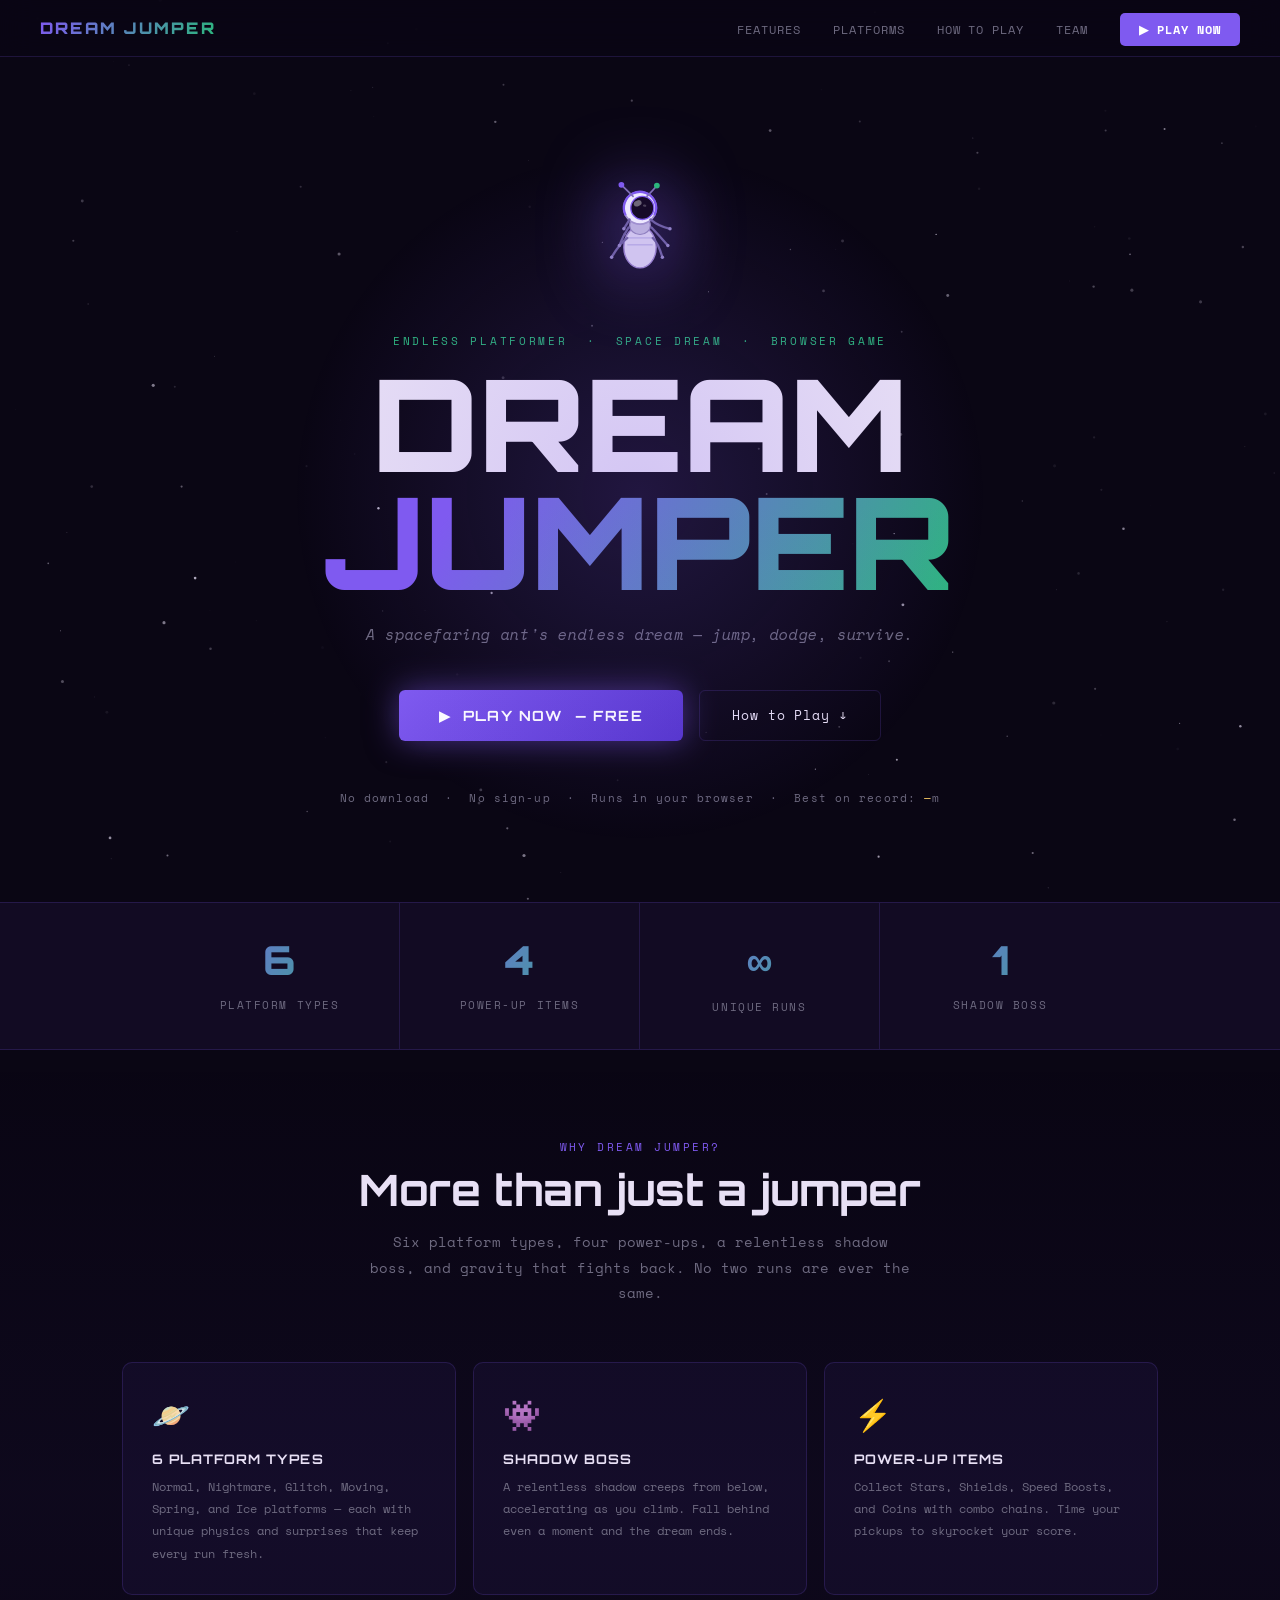
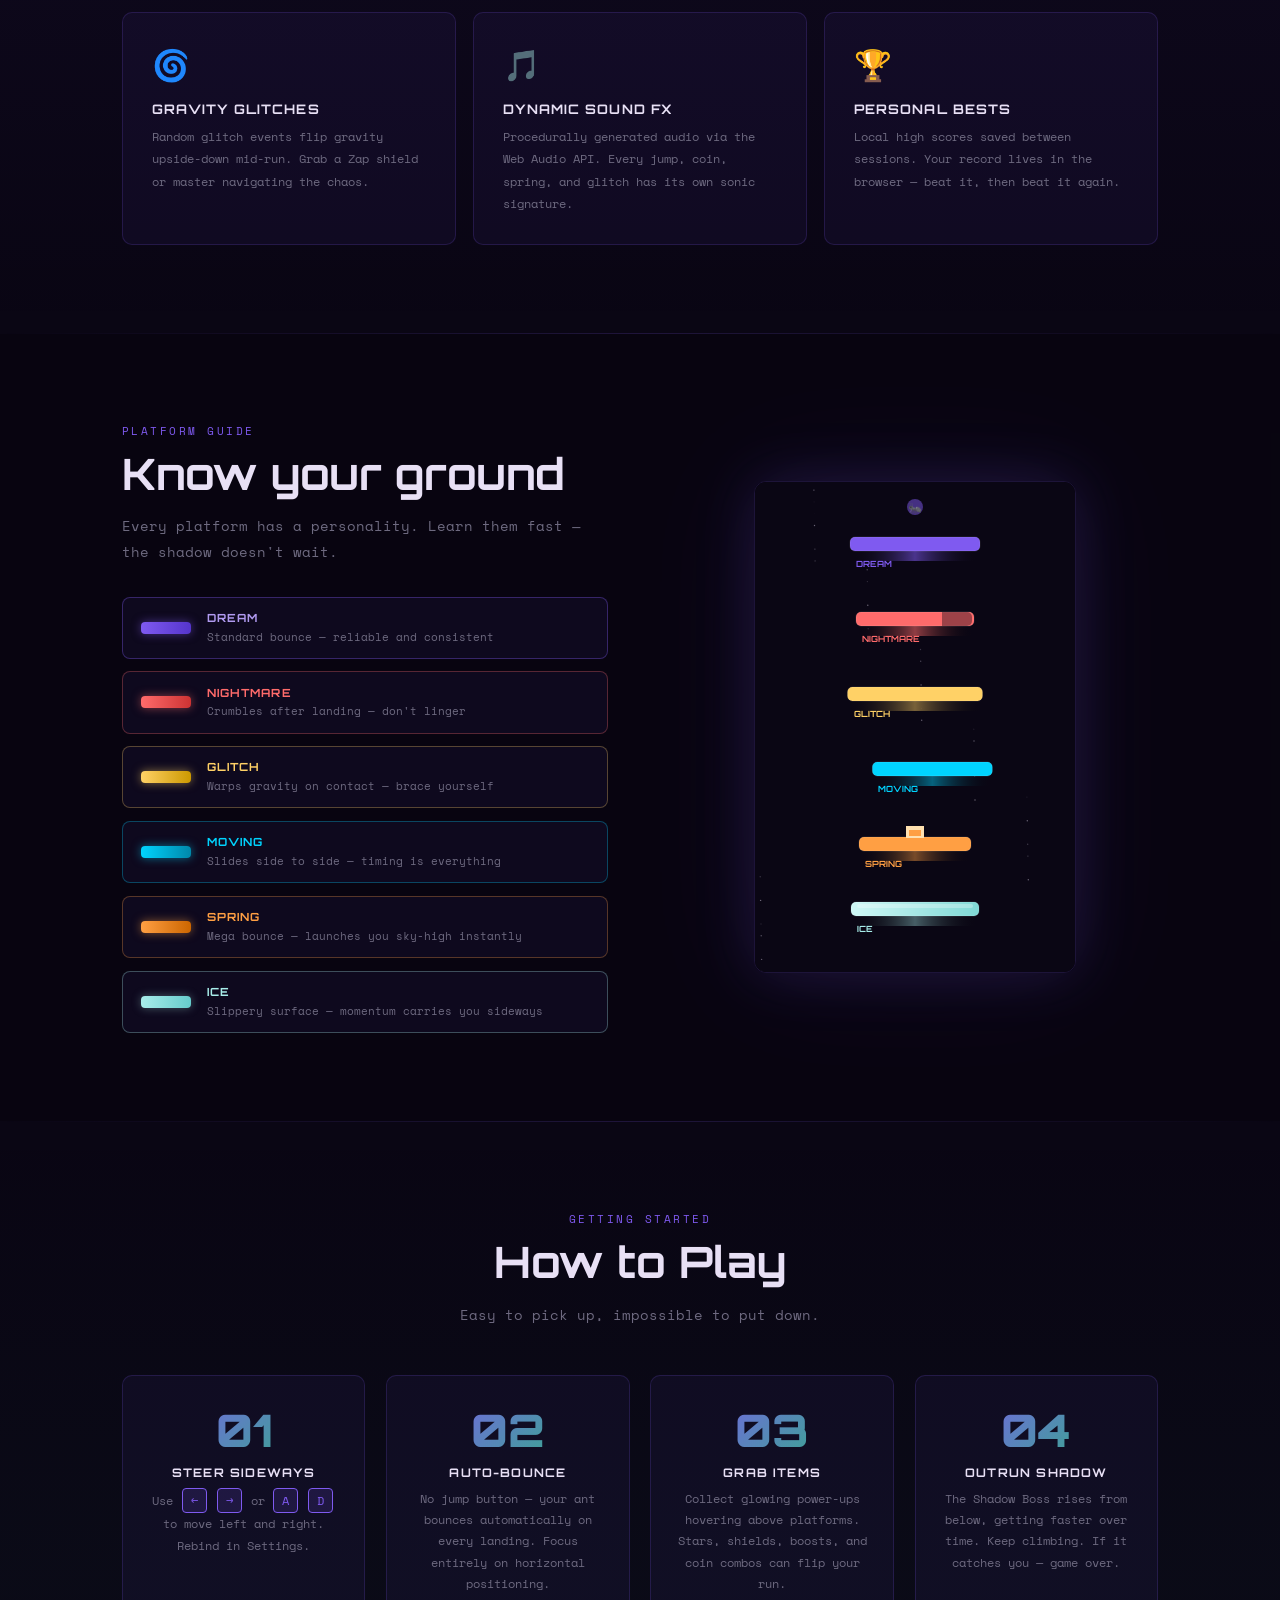
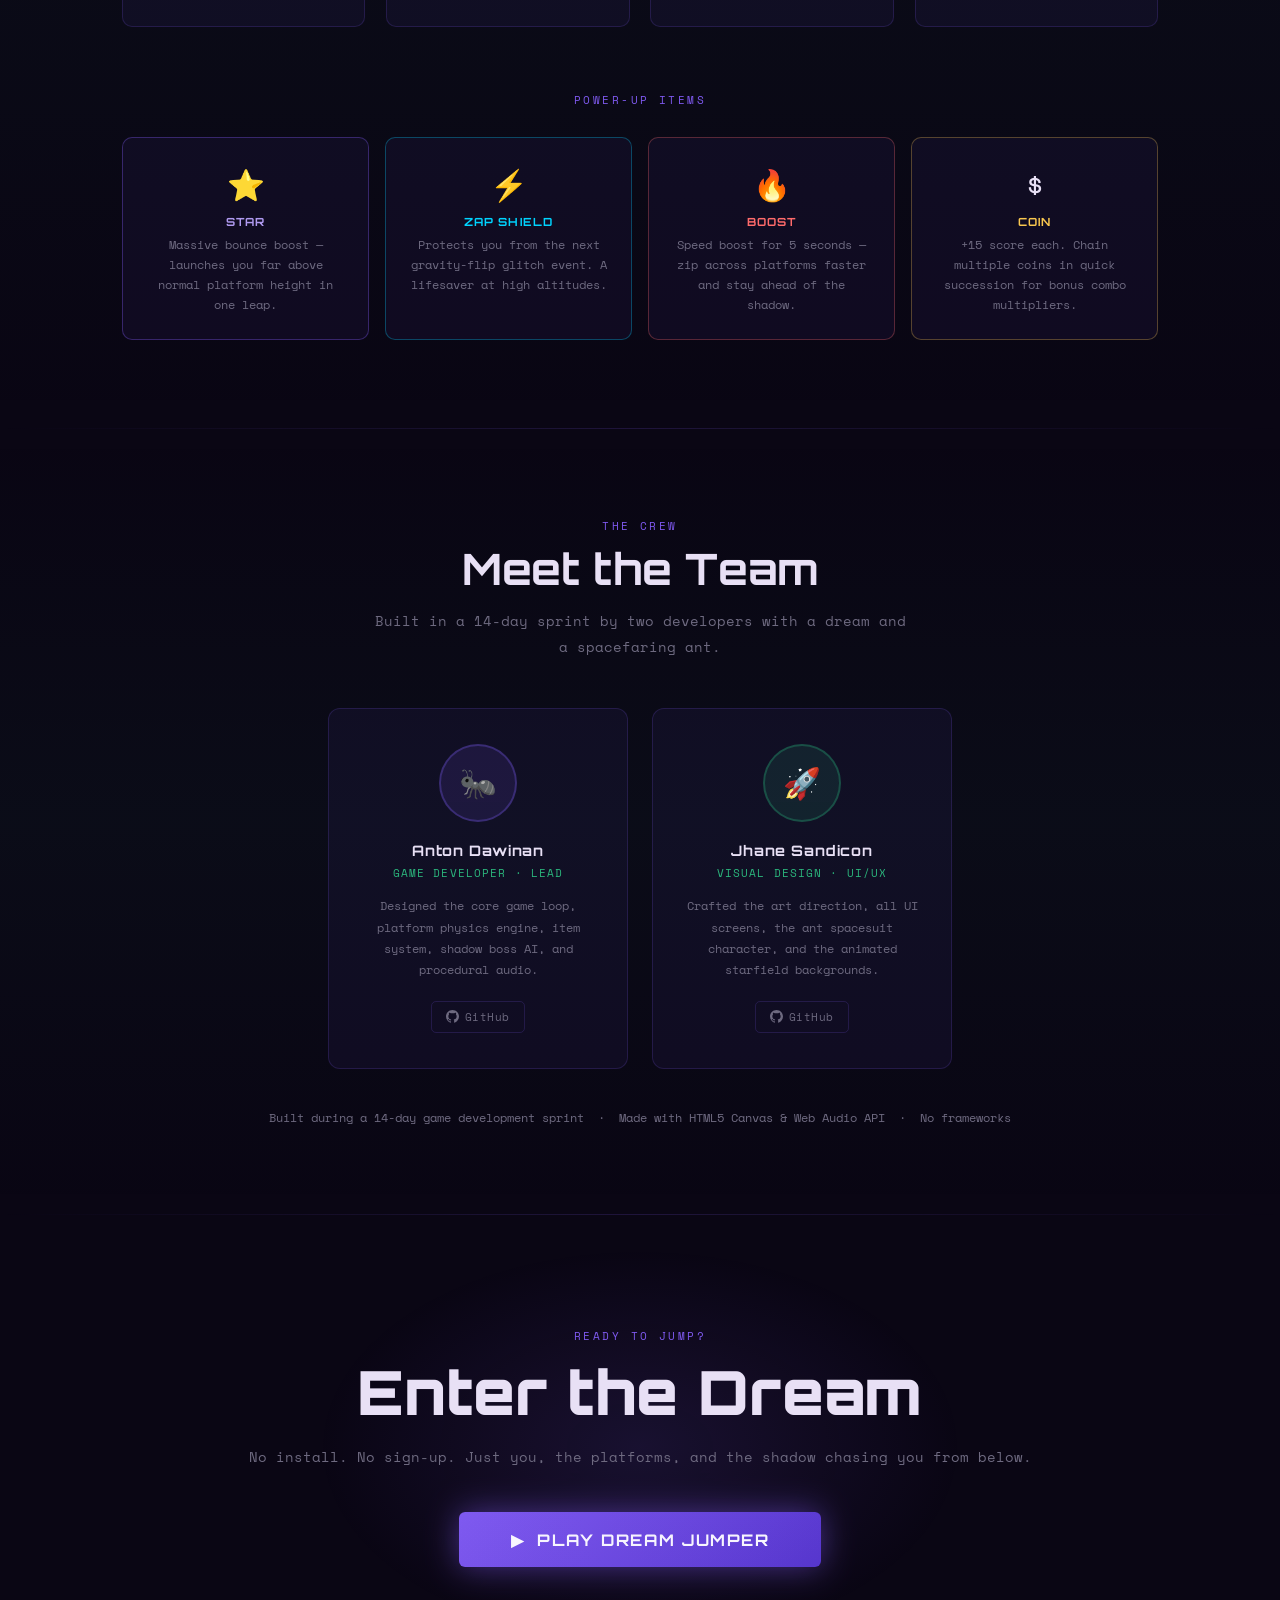
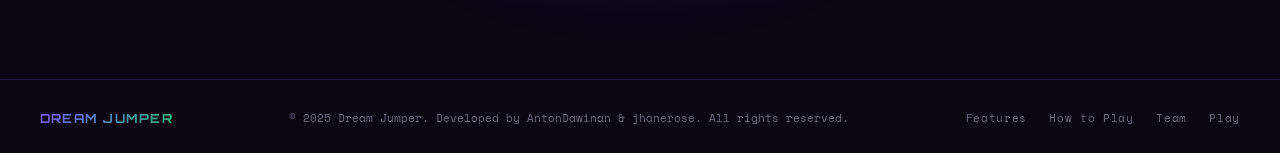
<file: index.html>
<!DOCTYPE html>
<html lang="en">
<head>
  <meta charset="UTF-8" />
  <meta name="viewport" content="width=device-width, initial-scale=1.0" />
  <title>Dream Jumper — A Spacefaring Ant's Endless Dream</title>
  <link rel="preconnect" href="https://fonts.googleapis.com">
  <link rel="preconnect" href="https://fonts.gstatic.com" crossorigin>
  <link href="https://fonts.googleapis.com/css2?family=Orbitron:wght@400;700;900&family=Space+Mono:ital,wght@0,400;0,700;1,400&display=swap" rel="stylesheet">
  <link rel="stylesheet" href="css/style.css">
  <link rel="shortcut icon" type="image/x-icon" href="assets/img/antjhane.png"/>
</head>
<body>

<canvas id="star-canvas"></canvas>

<!-- ══ NAV ══ -->
<nav>
  <a href="#" class="nav-logo">DREAM JUMPER</a>
  <button class="nav-hamburger" id="hamburger" aria-label="Menu">
    <span></span><span></span><span></span>
  </button>
  <ul class="nav-links" id="nav-links">
    <li><a href="#features">Features</a></li>
    <li><a href="#platforms">Platforms</a></li>
    <li><a href="#how-to-play">How to Play</a></li>
    <li><a href="#team">Team</a></li>
    <li><a href="landing.html" class="nav-cta">▶ Play Now</a></li>
  </ul>
</nav>

<!-- ══ HERO ══ -->
<section class="hero">
  <div class="hero-glow"></div>
  <div class="hero-ant-wrap">
    <canvas id="hero-ant" width="150" height="150"></canvas>
  </div>
  <p class="hero-eyebrow">Endless Platformer &nbsp;·&nbsp; Space Dream &nbsp;·&nbsp; Browser Game</p>
  <h1 class="hero-title">
    <span class="t1">DREAM</span>
    <span class="t2">JUMPER</span>
  </h1>
  <p class="hero-sub">A spacefaring ant's endless dream — jump, dodge, survive.</p>
  <div class="hero-btns">
    <a href="landing.html" class="btn-primary">▶ &nbsp;PLAY NOW &nbsp;— FREE</a>
    <a href="#how-to-play" class="btn-ghost">How to Play ↓</a>
  </div>
  <p class="hero-meta">No download &nbsp;·&nbsp; No sign-up &nbsp;·&nbsp; Runs in your browser &nbsp;·&nbsp; Best on record: <span id="hero-best">—</span>m</p>
</section>

<!-- ══ STATS BAR ══ -->
<div class="stats-bar">
  <div class="stat-item reveal"><span class="stat-num">6</span><span class="stat-label">Platform Types</span></div>
  <div class="stat-item reveal d1"><span class="stat-num">4</span><span class="stat-label">Power-Up Items</span></div>
  <div class="stat-item reveal d2"><span class="stat-num">∞</span><span class="stat-label">Unique Runs</span></div>
  <div class="stat-item reveal d3"><span class="stat-num">1</span><span class="stat-label">Shadow Boss</span></div>
</div>

<!-- ══ FEATURES ══ -->
<section id="features">
  <div class="section-inner">
    <div class="features-header reveal">
      <p class="section-label">Why Dream Jumper?</p>
      <h2 class="section-title">More than just a jumper</h2>
      <p class="section-desc">Six platform types, four power-ups, a relentless shadow boss, and gravity that fights back. No two runs are ever the same.</p>
    </div>
    <div class="features-grid">
      <div class="feat-card reveal d1">
        <span class="feat-icon">🪐</span>
        <div class="feat-title">6 PLATFORM TYPES</div>
        <p class="feat-desc">Normal, Nightmare, Glitch, Moving, Spring, and Ice platforms — each with unique physics and surprises that keep every run fresh.</p>
      </div>
      <div class="feat-card reveal d2">
        <span class="feat-icon">👾</span>
        <div class="feat-title">SHADOW BOSS</div>
        <p class="feat-desc">A relentless shadow creeps from below, accelerating as you climb. Fall behind even a moment and the dream ends.</p>
      </div>
      <div class="feat-card reveal d3">
        <span class="feat-icon">⚡</span>
        <div class="feat-title">POWER-UP ITEMS</div>
        <p class="feat-desc">Collect Stars, Shields, Speed Boosts, and Coins with combo chains. Time your pickups to skyrocket your score.</p>
      </div>
      <div class="feat-card reveal d1">
        <span class="feat-icon">🌀</span>
        <div class="feat-title">GRAVITY GLITCHES</div>
        <p class="feat-desc">Random glitch events flip gravity upside-down mid-run. Grab a Zap shield or master navigating the chaos.</p>
      </div>
      <div class="feat-card reveal d2">
        <span class="feat-icon">🎵</span>
        <div class="feat-title">DYNAMIC SOUND FX</div>
        <p class="feat-desc">Procedurally generated audio via the Web Audio API. Every jump, coin, spring, and glitch has its own sonic signature.</p>
      </div>
      <div class="feat-card reveal d3">
        <span class="feat-icon">🏆</span>
        <div class="feat-title">PERSONAL BESTS</div>
        <p class="feat-desc">Local high scores saved between sessions. Your record lives in the browser — beat it, then beat it again.</p>
      </div>
    </div>
  </div>
</section>

<div class="divider"></div>

<!-- ══ PLATFORMS ══ -->
<section id="platforms">
  <div class="section-inner">
    <div class="plat-layout">
      <div class="reveal">
        <p class="section-label">Platform Guide</p>
        <h2 class="section-title">Know your ground</h2>
        <p class="section-desc">Every platform has a personality. Learn them fast — the shadow doesn't wait.</p>
        <div class="plat-list">
          <div class="plat-row" style="border-color:rgba(127,90,240,0.35)">
            <div class="plat-swatch" style="background:linear-gradient(90deg,#7f5af0,#5535cc);box-shadow:0 0 10px rgba(127,90,240,0.5)"></div>
            <div><div class="plat-name" style="color:#b09af0">DREAM</div><div class="plat-desc">Standard bounce — reliable and consistent</div></div>
          </div>
          <div class="plat-row" style="border-color:rgba(255,107,107,0.3)">
            <div class="plat-swatch" style="background:linear-gradient(90deg,#ff6b6b,#cc3333);box-shadow:0 0 10px rgba(255,107,107,0.5)"></div>
            <div><div class="plat-name" style="color:#ff6b6b">NIGHTMARE</div><div class="plat-desc">Crumbles after landing — don't linger</div></div>
          </div>
          <div class="plat-row" style="border-color:rgba(255,209,102,0.3)">
            <div class="plat-swatch" style="background:linear-gradient(90deg,#ffd166,#cc9900);box-shadow:0 0 10px rgba(255,209,102,0.5)"></div>
            <div><div class="plat-name" style="color:#ffd166">GLITCH</div><div class="plat-desc">Warps gravity on contact — brace yourself</div></div>
          </div>
          <div class="plat-row" style="border-color:rgba(0,212,255,0.3)">
            <div class="plat-swatch" style="background:linear-gradient(90deg,#00d4ff,#0088aa);box-shadow:0 0 10px rgba(0,212,255,0.5)"></div>
            <div><div class="plat-name" style="color:#00d4ff">MOVING</div><div class="plat-desc">Slides side to side — timing is everything</div></div>
          </div>
          <div class="plat-row" style="border-color:rgba(255,159,67,0.3)">
            <div class="plat-swatch" style="background:linear-gradient(90deg,#ff9f43,#cc6600);box-shadow:0 0 10px rgba(255,159,67,0.5)"></div>
            <div><div class="plat-name" style="color:#ff9f43">SPRING</div><div class="plat-desc">Mega bounce — launches you sky-high instantly</div></div>
          </div>
          <div class="plat-row" style="border-color:rgba(168,237,234,0.3)">
            <div class="plat-swatch" style="background:linear-gradient(90deg,#a8edea,#66cccc);box-shadow:0 0 10px rgba(168,237,234,0.35)"></div>
            <div><div class="plat-name" style="color:#a8edea">ICE</div><div class="plat-desc">Slippery surface — momentum carries you sideways</div></div>
          </div>
        </div>
      </div>
      <div id="plat-canvas-wrap" class="reveal d2">
        <canvas id="plat-canvas" width="320" height="490"></canvas>
      </div>
    </div>
  </div>
</section>

<div class="divider"></div>

<!-- ══ HOW TO PLAY ══ -->
<section id="how-to-play">
  <div class="section-inner">
    <div class="how-header reveal">
      <p class="section-label">Getting Started</p>
      <h2 class="section-title">How to Play</h2>
      <p class="section-desc">Easy to pick up, impossible to put down.</p>
    </div>
    <div class="how-grid">
      <div class="how-step reveal d1">
        <div class="how-num">01</div>
        <div class="how-title">STEER SIDEWAYS</div>
        <p class="how-desc">Use <span class="key">←</span> <span class="key">→</span> or <span class="key">A</span> <span class="key">D</span> to move left and right. Rebind in Settings.</p>
      </div>
      <div class="how-step reveal d2">
        <div class="how-num">02</div>
        <div class="how-title">AUTO-BOUNCE</div>
        <p class="how-desc">No jump button — your ant bounces automatically on every landing. Focus entirely on horizontal positioning.</p>
      </div>
      <div class="how-step reveal d3">
        <div class="how-num">03</div>
        <div class="how-title">GRAB ITEMS</div>
        <p class="how-desc">Collect glowing power-ups hovering above platforms. Stars, shields, boosts, and coin combos can flip your run.</p>
      </div>
      <div class="how-step reveal d4">
        <div class="how-num">04</div>
        <div class="how-title">OUTRUN SHADOW</div>
        <p class="how-desc">The Shadow Boss rises from below, getting faster over time. Keep climbing. If it catches you — game over.</p>
      </div>
    </div>

    <!-- Items -->
    <div class="items-header reveal">
      <p class="section-label">Power-Up Items</p>
    </div>
    <div class="items-grid">
      <div class="item-card reveal d1" style="border-color:rgba(127,90,240,0.35)">
        <span class="item-icon">⭐</span>
        <div class="item-name" style="color:#b09af0">STAR</div>
        <p class="item-desc">Massive bounce boost — launches you far above normal platform height in one leap.</p>
      </div>
      <div class="item-card reveal d2" style="border-color:rgba(0,212,255,0.3)">
        <span class="item-icon">⚡</span>
        <div class="item-name" style="color:#00d4ff">ZAP SHIELD</div>
        <p class="item-desc">Protects you from the next gravity-flip glitch event. A lifesaver at high altitudes.</p>
      </div>
      <div class="item-card reveal d3" style="border-color:rgba(255,107,107,0.3)">
        <span class="item-icon">🔥</span>
        <div class="item-name" style="color:#ff6b6b">BOOST</div>
        <p class="item-desc">Speed boost for 5 seconds — zip across platforms faster and stay ahead of the shadow.</p>
      </div>
      <div class="item-card reveal d4" style="border-color:rgba(249,199,79,0.3)">
        <span class="item-icon">$</span>
        <div class="item-name" style="color:#f9c74f">COIN</div>
        <p class="item-desc">+15 score each. Chain multiple coins in quick succession for bonus combo multipliers.</p>
      </div>
    </div>
  </div>
</section>

<div class="divider"></div>

<!-- ══ TEAM ══ -->
<section id="team">
  <div class="section-inner">
    <div class="team-header reveal">
      <p class="section-label">The Crew</p>
      <h2 class="section-title">Meet the Team</h2>
      <p class="section-desc">Built in a 14-day sprint by two developers with a dream and a spacefaring ant.</p>
    </div>
    <div class="team-grid">
      <!-- ↓↓ UPDATE: Replace name, role, description, and GitHub URL ↓↓ -->
      <div class="team-card reveal d1">
        <div class="team-avatar" style="background:rgba(127,90,240,0.12);border-color:rgba(127,90,240,0.3)">🐜</div>
        <div class="team-name">Anton Dawinan</div>
        <div class="team-role">Game Developer · Lead</div>
        <p class="team-desc">Designed the core game loop, platform physics engine, item system, shadow boss AI, and procedural audio.</p>
        <div class="team-links">
          <a href="https://github.com/AntonDawinan" target="_blank" rel="noopener" class="team-link">
            <svg width="13" height="13" viewBox="0 0 24 24" fill="currentColor"><path d="M12 0C5.374 0 0 5.373 0 12c0 5.302 3.438 9.8 8.207 11.387.599.111.793-.261.793-.577v-2.234c-3.338.726-4.033-1.416-4.033-1.416-.546-1.387-1.333-1.756-1.333-1.756-1.089-.745.083-.729.083-.729 1.205.084 1.839 1.237 1.839 1.237 1.07 1.834 2.807 1.304 3.492.997.107-.775.418-1.305.762-1.604-2.665-.305-5.467-1.334-5.467-5.931 0-1.311.469-2.381 1.236-3.221-.124-.303-.535-1.524.117-3.176 0 0 1.008-.322 3.301 1.23A11.509 11.509 0 0112 5.803c1.02.005 2.047.138 3.006.404 2.291-1.552 3.297-1.23 3.297-1.23.653 1.653.242 2.874.118 3.176.77.84 1.235 1.911 1.235 3.221 0 4.609-2.807 5.624-5.479 5.921.43.372.823 1.102.823 2.222v3.293c0 .319.192.694.801.576C20.566 21.797 24 17.3 24 12c0-6.627-5.373-12-12-12z"/></svg>
            GitHub
          </a>
        </div>
      </div>
      <div class="team-card reveal d2">
        <div class="team-avatar" style="background:rgba(44,182,125,0.12);border-color:rgba(44,182,125,0.3)">🚀</div>
        <div class="team-name">Jhane Sandicon</div>
        <div class="team-role">Visual Design · UI/UX</div>
        <p class="team-desc">Crafted the art direction, all UI screens, the ant spacesuit character, and the animated starfield backgrounds.</p>
        <div class="team-links">
          <a href="https://github.com/jhanerose" target="_blank" rel="noopener" class="team-link">
            <svg width="13" height="13" viewBox="0 0 24 24" fill="currentColor"><path d="M12 0C5.374 0 0 5.373 0 12c0 5.302 3.438 9.8 8.207 11.387.599.111.793-.261.793-.577v-2.234c-3.338.726-4.033-1.416-4.033-1.416-.546-1.387-1.333-1.756-1.333-1.756-1.089-.745.083-.729.083-.729 1.205.084 1.839 1.237 1.839 1.237 1.07 1.834 2.807 1.304 3.492.997.107-.775.418-1.305.762-1.604-2.665-.305-5.467-1.334-5.467-5.931 0-1.311.469-2.381 1.236-3.221-.124-.303-.535-1.524.117-3.176 0 0 1.008-.322 3.301 1.23A11.509 11.509 0 0112 5.803c1.02.005 2.047.138 3.006.404 2.291-1.552 3.297-1.23 3.297-1.23.653 1.653.242 2.874.118 3.176.77.84 1.235 1.911 1.235 3.221 0 4.609-2.807 5.624-5.479 5.921.43.372.823 1.102.823 2.222v3.293c0 .319.192.694.801.576C20.566 21.797 24 17.3 24 12c0-6.627-5.373-12-12-12z"/></svg>
            GitHub
          </a>
        </div>
      </div>
    </div>
    <p class="team-sprint reveal">Built during a 14-day game development sprint &nbsp;·&nbsp; Made with HTML5 Canvas &amp; Web Audio API &nbsp;·&nbsp; No frameworks</p>
  </div>
</section>

<div class="divider"></div>

<!-- ══ CTA ══ -->
<div class="cta-wrap">
  <div class="cta-glow"></div>
  <p class="section-label reveal">Ready to Jump?</p>
  <h2 class="cta-title reveal">Enter the Dream</h2>
  <p class="cta-sub reveal">No install. No sign-up. Just you, the platforms, and the shadow chasing you from below.</p>
  <div class="reveal">
    <a href="landing.html" class="btn-primary" style="font-size:1rem;padding:1.1rem 3.2rem;">▶ &nbsp;PLAY DREAM JUMPER</a>
  </div>
</div>

<!-- ══ FOOTER ══ -->
<footer>
  <span class="footer-brand">DREAM JUMPER</span>
  <span class="footer-note">© 2025 Dream Jumper. Developed by AntonDawinan & jhanerose. All rights reserved.</span>
  <div class="footer-links">
    <a href="#features">Features</a>
    <a href="#how-to-play">How to Play</a>
    <a href="#team">Team</a>
    <a href="landing.html">Play</a>
  </div>
</footer>

<script src="js/script.js"></script>
</body>
</html>
</file>
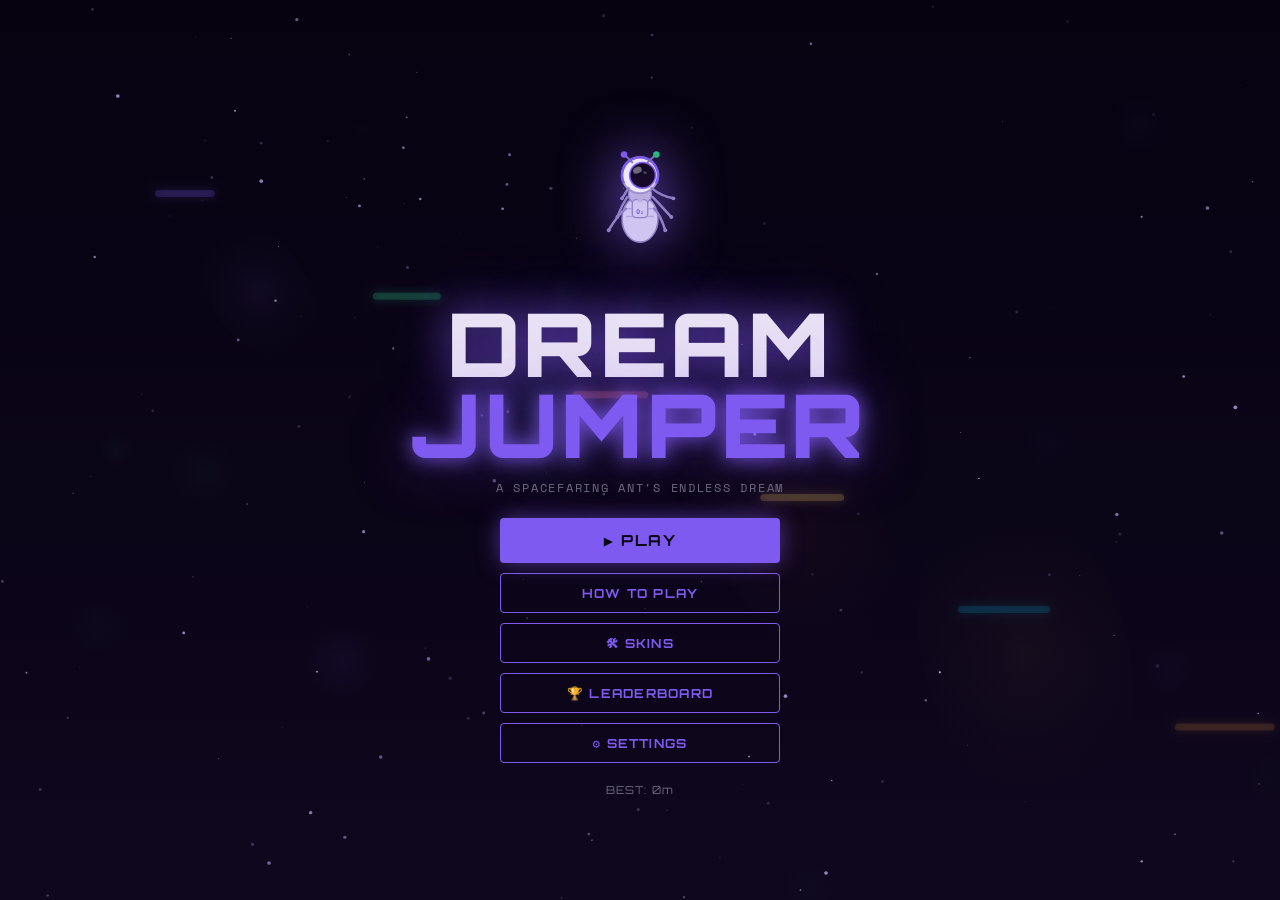
<file: landing.html>
<!DOCTYPE html>
<html lang="en">
<head>
  <meta charset="UTF-8" />
  <meta name="viewport" content="width=device-width, initial-scale=1.0" />
  <title>Dream Jumper</title>
  <link rel="preconnect" href="https://fonts.googleapis.com">
  <link rel="preconnect" href="https://fonts.gstatic.com" crossorigin>
  <link href="https://fonts.googleapis.com/css2?family=Orbitron:wght@400;700;900&family=Space+Mono:wght@400;700&display=swap" rel="stylesheet">
  <link rel="stylesheet" href="css/landing.css">
  <link rel="shortcut icon" type="image/x-icon" href="assets/img/antjhane.png"/>
</head>

<body>
  <!-- TITLE SCREEN -->
  <div id="title-screen" class="screen active">
    <canvas id="title-bg-canvas" class="bg-canvas"></canvas>
    <div class="title-content">
      <div class="ant-logo"><canvas id="logo-canvas" width="180" height="180"></canvas></div>
      <h1 class="game-title">DREAM<br><span>JUMPER</span></h1>
      <p class="subtitle">A spacefaring ant's endless dream</p>
      <div class="menu-btns">
        <button class="btn-play" id="btn-play">&#9654; PLAY</button>
        <button class="btn-secondary" id="btn-how">HOW TO PLAY</button>
        <button class="btn-secondary" id="btn-skins">&#128736; SKINS</button>
        <button class="btn-secondary" id="btn-leaderboard">&#127942; LEADERBOARD</button>
        <button class="btn-secondary" id="btn-settings-title">&#9881; SETTINGS</button>
      </div>
      <div class="high-score-display">BEST: <span id="title-best">0</span>m</div>
    </div>
  </div>

  <!-- HOW TO PLAY -->
  <div id="how-screen" class="screen">
    <canvas class="bg-canvas" id="how-bg-canvas"></canvas>
    <div class="how-content">
      <h2>HOW TO PLAY</h2>
      <div class="instructions">
        <div class="inst-item"><span class="inst-key" id="display-left">&#8592; / A</span><span>Move Left</span></div>
        <div class="inst-item"><span class="inst-key" id="display-right">&#8594; / D</span><span>Move Right</span></div>
        <div class="inst-item"><span class="inst-key">AUTO</span><span>Bounces automatically on landing!</span></div>
        <div class="inst-sep">PLATFORMS</div>
        <div class="inst-plat dream-plat"><div class="plat-demo"></div><span>Normal &mdash; standard jump</span></div>
        <div class="inst-plat nightmare-plat"><div class="plat-demo"></div><span>Nightmare &mdash; disappears on land!</span></div>
        <div class="inst-plat glitch-plat"><div class="plat-demo"></div><span>Glitch &mdash; warps gravity!</span></div>
        <div class="inst-plat moving-plat"><div class="plat-demo"></div><span>Moving &mdash; slides side to side</span></div>
        <div class="inst-plat spring-plat"><div class="plat-demo"></div><span>Spring &mdash; mega bounce!</span></div>
        <div class="inst-plat ice-plat"><div class="plat-demo"></div><span>Ice &mdash; slippery landing!</span></div>
        <div class="inst-sep">PICK-UP ITEMS (floating above platforms)</div>
        <div class="inst-item"><span class="item-badge star-badge">&#9733; STAR</span><span>Massive bounce boost</span></div>
        <div class="inst-item"><span class="item-badge zap-badge">&#9889; ZAP</span><span>Shield from next glitch</span></div>
        <div class="inst-item"><span class="item-badge" style="background:rgba(255,107,107,0.2);color:#ff6b6b;border:1px solid #ff6b6b;">&#128293; BOOST</span><span>Speed boost for 5 seconds</span></div>
        <div class="inst-item"><span class="item-badge" style="background:rgba(249,199,79,0.2);color:#f9c74f;border:1px solid #f9c74f;">&#36; COIN</span><span>+15 score, chain for combos!</span></div>
        <div class="inst-sep warn">&#9888; Beware the Shadow Boss below!</div>
      </div>
      <button class="btn-play" id="btn-back">&#8592; BACK</button>
    </div>
  </div>

  <!-- SETTINGS -->
  <div id="settings-screen" class="screen">
    <canvas class="bg-canvas" id="settings-bg-canvas"></canvas>
    <div class="settings-content">
      <h2>&#9881; SETTINGS</h2>
      <div class="settings-section">
        <div class="settings-title">AUDIO</div>
        <div class="settings-row"><span>Sound Effects</span><label class="toggle-wrap"><input type="checkbox" id="sfx-toggle" checked><span class="toggle-slider"></span></label></div>
        <div class="settings-row"><span>Volume</span><input type="range" id="volume-slider" min="0" max="100" value="70" class="range-slider"><span class="range-val" id="volume-val">70%</span></div>
      </div>
      <div class="settings-section">
        <div class="settings-title">KEYBINDS <span class="kb-sub">(click a button, then press a key)</span></div>
        <div class="settings-row"><span>Move Left</span><button class="keybind-btn" id="kb-left" data-action="left">&#8592; / A</button></div>
        <div class="settings-row"><span>Move Right</span><button class="keybind-btn" id="kb-right" data-action="right">&#8594; / D</button></div>
        <p class="keybind-hint" id="keybind-hint"></p>
      </div>
      <div class="settings-btns">
        <button class="btn-play" id="btn-settings-back">&#8592; BACK</button>
        <button class="btn-secondary" id="btn-settings-reset">RESET DEFAULTS</button>
      </div>
      <div class="settings-section">
        <div class="settings-title">PLAYER NAME <span class="kb-sub">(shown on leaderboard)</span></div>
        <div class="settings-row"><span>Name (up to 8 chars)</span><input type="text" id="player-name-input" maxlength="8" class="name-input" placeholder="ANT" /></div>
      </div>
    </div>
  </div>

  <!-- SKINS SCREEN -->
  <div id="skins-screen" class="screen">
    <canvas class="bg-canvas" id="skins-bg-canvas"></canvas>
    <div class="skins-content">
      <h2>&#128736; SKINS</h2>
      <p class="skins-sub">Pick your spacesuit</p>
      <div id="skins-grid" class="skins-grid"></div>
      <button class="btn-play" id="btn-skins-back">&#8592; BACK</button>
    </div>
  </div>

  <!-- LEADERBOARD SCREEN -->
  <div id="leaderboard-screen" class="screen">
    <canvas class="bg-canvas" id="lb-bg-canvas"></canvas>
    <div class="lb-content">
      <h2>&#127942; LEADERBOARD</h2>
      <p class="lb-sub">Top 10 Dream Jumpers</p>
      <div id="title-leaderboard" class="lb-table"></div>
      <button class="btn-play" id="btn-lb-back">&#8592; BACK</button>
    </div>
  </div>

  <!-- GAME SCREEN -->
  <div id="game-screen" class="screen">
    <div class="hud">
      <div class="hud-left"><div class="hud-label">HEIGHT</div><div class="hud-val" id="hud-height">0m</div></div>
      <div class="hud-right"><div class="hud-label">SCORE</div><div class="hud-val" id="hud-score">0</div></div>
    </div>
    <canvas id="game-canvas"></canvas>
    <div class="glitch-overlay" id="glitch-overlay"></div>
    <div class="boss-vignette" id="boss-vignette"></div>
    <div class="glitch-text" id="glitch-text">GLITCH!</div>
    <div class="gravity-indicator" id="gravity-indicator">&#8593; GRAVITY FLIPPED</div>
    <div class="countdown-overlay" id="countdown-overlay"><div class="countdown-num" id="countdown-num">3</div></div>
    <div class="pause-overlay" id="pause-overlay">
      <div class="pause-box">
        <div class="pause-title">PAUSED</div>
        <button class="btn-play" id="btn-resume">&#9654; RESUME</button>
        <button class="btn-secondary" id="btn-pause-settings">&#9881; SETTINGS</button>
        <button class="btn-secondary" id="btn-pause-menu">&#8962; MAIN MENU</button>
      </div>
    </div>
    <button class="pause-btn" id="btn-pause">&#10073;&#10073;</button>
    
    <!-- MOBILE CONTROLS -->
    <div id="mobile-controls">
    <button id="btn-left">◀</button>
    <button id="btn-right">▶</button>
    </div>
  </div>

  <!-- GAME OVER -->
  <div id="gameover-screen" class="screen">
    <canvas class="bg-canvas" id="go-bg-canvas"></canvas>
    <div class="gameover-content">
      <div class="go-ant-wrap"><canvas id="go-canvas" width="160" height="160"></canvas></div>
      <h2 class="go-title">CAUGHT!</h2>
      <p class="go-sub">The Shadow swallowed your dream</p>
      <div class="go-stats">
        <div class="go-stat"><div class="go-stat-label">HEIGHT</div><div class="go-stat-val" id="go-height">0m</div></div>
        <div class="go-stat"><div class="go-stat-label">SCORE</div><div class="go-stat-val" id="go-score">0</div></div>
        <div class="go-stat"><div class="go-stat-label">BEST</div><div class="go-stat-val" id="go-best">0m</div></div>
      </div>
      <div class="go-btns">
        <button class="btn-play" id="btn-retry">&#8635; RETRY</button>
        <button class="btn-secondary" id="btn-menu">&#8962; MENU</button>
      </div>
      <div class="go-lb-wrap">
        <div class="go-lb-title">&#127942; TOP RUNS</div>
        <div id="go-leaderboard" class="lb-table lb-compact"></div>
        <button class="btn-secondary go-lb-full" id="btn-go-leaderboard">VIEW FULL LEADERBOARD</button>
      </div>
    </div>
  </div>

  <script src="js/game.js"></script>
</body>
</html>
</file>
<file: css/style.css>
/* DREAM JUMPER — style.css */

:root {
  --bg:       #0a0614;
  --accent:   #7f5af0;
  --accent2:  #2cb67d;
  --coral:    #ff6b6b;
  --amber:    #ffd166;
  --cyan:     #00d4ff;
  --orange:   #ff9f43;
  --ice:      #a8edea;
  --text:     #e8e0f5;
  --muted:    #6e6a80;
  --card-bg:  rgba(127,90,240,0.06);
  --card-bdr: rgba(127,90,240,0.18);
}

*, *::before, *::after { box-sizing: border-box; margin: 0; padding: 0; }

html { scroll-behavior: smooth; }

body {
  background: var(--bg);
  color: var(--text);
  font-family: 'Space Mono', monospace;
  overflow-x: hidden;
}

/* ── STARFIELD ── */
#star-canvas {
  position: fixed; inset: 0; z-index: 0; pointer-events: none;
}

/* ── NAV ── */
nav {
  position: fixed; top: 0; left: 0; right: 0; z-index: 100;
  display: flex; align-items: center; justify-content: space-between;
  padding: 1rem 2.5rem;
  background: rgba(10,6,20,0.75);
  backdrop-filter: blur(16px);
  border-bottom: 1px solid var(--card-bdr);
}

.nav-logo {
  font-family: 'Orbitron', monospace; font-weight: 900; font-size: 1rem;
  letter-spacing: 0.14em; text-decoration: none;
  background: linear-gradient(120deg, var(--accent), var(--accent2));
  -webkit-background-clip: text; -webkit-text-fill-color: transparent; background-clip: text;
}

.nav-links { display: flex; gap: 2rem; list-style: none; align-items: center; }

.nav-links a {
  color: var(--muted); text-decoration: none; font-size: 0.75rem;
  letter-spacing: 0.08em; text-transform: uppercase; transition: color 0.2s;
}

.nav-links a:hover { color: var(--text); }

.nav-cta {
  background: var(--accent) !important; color: #fff !important;
  padding: 0.48rem 1.2rem; border-radius: 5px; font-weight: 700;
  transition: opacity 0.2s !important;
}

.nav-cta:hover { opacity: 0.82; }

.nav-hamburger { display: none; background: none; border: none; cursor: pointer; padding: 4px; }

.nav-hamburger span {
  display: block; width: 22px; height: 2px; background: var(--text);
  margin: 5px 0; border-radius: 2px; transition: 0.3s;
}

@media (max-width: 680px) {
  .nav-hamburger { display: block; }
  .nav-links {
    display: none; position: absolute; top: 100%; left: 0; right: 0;
    flex-direction: column; gap: 0; background: rgba(10,6,20,0.97);
    border-bottom: 1px solid var(--card-bdr); padding: 1rem 0;
  }
  .nav-links.open { display: flex; }
  .nav-links li { width: 100%; text-align: center; }
  .nav-links a { display: block; padding: 0.75rem 1rem; font-size: 0.82rem; }
  .nav-cta { margin: 0.5rem 2rem; display: block; border-radius: 5px; }
}

/* ── HERO ── */
.hero {
  position: relative; z-index: 1; min-height: 100vh;
  display: flex; flex-direction: column; align-items: center; justify-content: center;
  text-align: center; padding: 9rem 2rem 6rem; overflow: hidden;
}

.hero-glow {
  position: absolute; top: 15%; left: 50%; transform: translateX(-50%);
  width: 720px; height: 720px;
  background: radial-gradient(ellipse, rgba(127,90,240,0.2) 0%, transparent 68%);
  pointer-events: none;
}

.hero-ant-wrap {
  margin-bottom: 2rem;
  filter: drop-shadow(0 0 38px rgba(127,90,240,0.95));
  animation: float 3.4s ease-in-out infinite;
}

@keyframes float { 0%,100%{transform:translateY(0)} 50%{transform:translateY(-18px)} }

.hero-eyebrow {
  font-size: 0.7rem; letter-spacing: 0.24em; color: var(--accent2);
  text-transform: uppercase; margin-bottom: 1rem;
}

.hero-title {
  font-family: 'Orbitron', monospace; font-weight: 900;
  font-size: clamp(3.5rem, 10vw, 8rem); line-height: 0.92;
}

.hero-title .t1 { color: var(--text); display: block; }

.hero-title .t2 {
  display: block;
  background: linear-gradient(120deg, var(--accent) 20%, var(--accent2) 100%);
  -webkit-background-clip: text; -webkit-text-fill-color: transparent; background-clip: text;
}

.hero-sub {
  font-size: 0.95rem; color: var(--muted); letter-spacing: 0.04em;
  margin: 1.4rem 0 2.8rem; font-style: italic;
}

.hero-btns { display: flex; gap: 1rem; flex-wrap: wrap; justify-content: center; }

.btn-primary {
  display: inline-flex; align-items: center; gap: 0.5rem;
  background: linear-gradient(135deg, var(--accent), #5535cc);
  color: #fff; font-family: 'Orbitron', monospace; font-weight: 700;
  font-size: 0.88rem; letter-spacing: 0.1em; padding: 0.95rem 2.5rem;
  border-radius: 6px; text-decoration: none; border: none; cursor: pointer;
  transition: transform 0.15s, box-shadow 0.2s;
  box-shadow: 0 0 32px rgba(127,90,240,0.5);
}

.btn-primary:hover { transform: translateY(-3px); box-shadow: 0 0 54px rgba(127,90,240,0.75); }

.btn-ghost {
  display: inline-flex; align-items: center; gap: 0.5rem;
  background: transparent; color: var(--text);
  font-family: 'Space Mono', monospace; font-size: 0.8rem;
  letter-spacing: 0.07em; padding: 0.95rem 2rem; border-radius: 6px;
  text-decoration: none; border: 1px solid var(--card-bdr); cursor: pointer;
  transition: border-color 0.2s, background 0.2s;
}

.btn-ghost:hover { border-color: var(--accent); background: rgba(127,90,240,0.08); }

.hero-meta {
  margin-top: 3rem; font-size: 0.7rem; letter-spacing: 0.1em; color: var(--muted);
}

.hero-meta span { color: var(--amber); }

/* ── SHARED ── */
section { position: relative; z-index: 1; }

.section-inner { max-width: 1100px; margin: 0 auto; padding: 5.5rem 2rem; }

.section-label {
  font-size: 0.7rem; letter-spacing: 0.22em; text-transform: uppercase;
  color: var(--accent); margin-bottom: 0.65rem;
}

.section-title {
  font-family: 'Orbitron', monospace; font-weight: 700;
  font-size: clamp(1.7rem, 4vw, 2.7rem); line-height: 1.15; margin-bottom: 0.9rem;
}

.section-desc { color: var(--muted); font-size: 0.88rem; line-height: 1.82; max-width: 540px; }

.divider {
  width: 100%; height: 1px;
  background: linear-gradient(90deg, transparent, var(--card-bdr), transparent);
  position: relative; z-index: 1;
}

/* ── STATS BAR ── */
.stats-bar {
  position: relative; z-index: 1;
  display: flex; justify-content: center; gap: 0;
  background: rgba(127,90,240,0.07);
  border-top: 1px solid var(--card-bdr);
  border-bottom: 1px solid var(--card-bdr);
}

.stat-item {
  flex: 1; max-width: 240px; text-align: center;
  padding: 2rem 1rem; border-right: 1px solid var(--card-bdr);
}

.stat-item:last-child { border-right: none; }

.stat-num {
  font-family: 'Orbitron', monospace; font-weight: 900;
  font-size: clamp(1.8rem, 4vw, 2.5rem);
  background: linear-gradient(120deg, var(--accent), var(--accent2));
  -webkit-background-clip: text; -webkit-text-fill-color: transparent; background-clip: text;
  display: block; margin-bottom: 0.35rem;
}

.stat-label { font-size: 0.7rem; letter-spacing: 0.14em; text-transform: uppercase; color: var(--muted); }

@media(max-width:600px) {
  .stats-bar { flex-wrap: wrap; }
  .stat-item { flex: 0 1 50%; border-bottom: 1px solid var(--card-bdr); }
}

/* ── FEATURES ── */
#features { background: linear-gradient(180deg, transparent, rgba(127,90,240,0.04), transparent); }

.features-header { text-align: center; margin-bottom: 3.5rem; }

.features-header .section-desc { margin: 0 auto; }

.features-grid { display: grid; grid-template-columns: repeat(auto-fit, minmax(290px, 1fr)); gap: 1.1rem; }

.feat-card {
  background: var(--card-bg); border: 1px solid var(--card-bdr); border-radius: 10px;
  padding: 1.8rem; position: relative; overflow: hidden;
  transition: border-color 0.25s, transform 0.2s;
}

.feat-card::after {
  content: ''; position: absolute; inset: 0; border-radius: 10px;
  background: linear-gradient(135deg, rgba(127,90,240,0.07), transparent);
  opacity: 0; transition: opacity 0.3s;
}

.feat-card:hover { border-color: var(--accent); transform: translateY(-3px); }
.feat-card:hover::after { opacity: 1; }

.feat-icon { font-size: 1.9rem; display: block; margin-bottom: 0.9rem; }
.feat-title { font-family: 'Orbitron', monospace; font-weight: 700; font-size: 0.82rem; letter-spacing: 0.08em; margin-bottom: 0.55rem; color: var(--text); }
.feat-desc { font-size: 0.78rem; color: var(--muted); line-height: 1.78; }

/* ── PLATFORMS ── */
#platforms { background: rgba(0,0,0,0.18); }

.plat-layout { display: grid; grid-template-columns: 1fr 1fr; gap: 4rem; align-items: center; }

@media(max-width:720px) {
  .plat-layout { grid-template-columns: 1fr; }
  #plat-canvas-wrap { order: -1; }
}

.plat-list { display: flex; flex-direction: column; gap: 0.8rem; margin-top: 2rem; }

.plat-row {
  display: flex; align-items: center; gap: 1rem;
  padding: 0.82rem 1.1rem; border-radius: 8px;
  border: 1px solid var(--card-bdr); background: var(--card-bg);
  transition: border-color 0.2s, transform 0.15s; cursor: default;
}

.plat-row:hover { transform: translateX(4px); }

.plat-swatch { width: 50px; height: 12px; border-radius: 4px; flex-shrink: 0; }

.plat-name { font-family: 'Orbitron', monospace; font-size: 0.7rem; font-weight: 700; letter-spacing: 0.1em; margin-bottom: 0.18rem; }
.plat-desc { font-size: 0.71rem; color: var(--muted); }

#plat-canvas-wrap { display: flex; justify-content: center; }

#plat-canvas {
  border-radius: 12px; border: 1px solid var(--card-bdr);
  box-shadow: 0 0 60px rgba(127,90,240,0.18), 0 0 120px rgba(127,90,240,0.08);
  display: block; max-width: 100%;
}

/* ── HOW TO PLAY ── */
#how-to-play { background: linear-gradient(180deg, transparent, rgba(44,182,125,0.03), transparent); }

.how-header { text-align: center; margin-bottom: 3rem; }
.how-header .section-desc { margin: 0 auto; }

.how-grid { display: grid; grid-template-columns: repeat(auto-fit, minmax(210px, 1fr)); gap: 1.3rem; }

.how-step {
  text-align: center; padding: 2rem 1.5rem; border-radius: 10px;
  border: 1px solid var(--card-bdr); background: var(--card-bg); transition: border-color 0.2s;
}

.how-step:hover { border-color: var(--accent2); }

.how-num {
  font-family: 'Orbitron', monospace; font-weight: 900; font-size: 2.8rem; line-height: 1;
  background: linear-gradient(135deg, var(--accent), var(--accent2));
  -webkit-background-clip: text; -webkit-text-fill-color: transparent; background-clip: text;
  margin-bottom: 0.75rem;
}

.how-title { font-family: 'Orbitron', monospace; font-size: 0.74rem; font-weight: 700; letter-spacing: 0.1em; margin-bottom: 0.5rem; }
.how-desc { font-size: 0.76rem; color: var(--muted); line-height: 1.75; }

.key {
  display: inline-block; background: rgba(127,90,240,0.15); border: 1px solid var(--accent);
  border-radius: 4px; padding: 0.1rem 0.5rem; font-size: 0.72rem; color: var(--accent); margin: 0 0.1rem;
}

/* ── ITEMS ── */
.items-header { text-align: center; margin-top: 4rem; margin-bottom: 1.8rem; }

.items-grid { display: grid; grid-template-columns: repeat(auto-fit, minmax(195px, 1fr)); gap: 1rem; }

.item-card {
  padding: 1.5rem; border-radius: 10px; border: 1px solid var(--card-bdr);
  background: var(--card-bg); text-align: center;
  transition: transform 0.2s, border-color 0.2s;
}

.item-card:hover { transform: translateY(-4px); }

.item-icon { font-size: 1.9rem; display: block; margin-bottom: 0.5rem; }
.item-name { font-family: 'Orbitron', monospace; font-size: 0.7rem; font-weight: 700; letter-spacing: 0.1em; margin-bottom: 0.4rem; }
.item-desc { font-size: 0.74rem; color: var(--muted); line-height: 1.68; }

/* ── TEAM ── */
#team { background: linear-gradient(180deg, transparent, rgba(44,182,125,0.04), transparent); }

.team-header { text-align: center; margin-bottom: 3rem; }
.team-header .section-desc { margin: 0 auto; }

.team-grid { display: flex; gap: 1.5rem; flex-wrap: wrap; justify-content: center; }

.team-card {
  flex: 0 1 300px; background: var(--card-bg); border: 1px solid var(--card-bdr);
  border-radius: 12px; padding: 2.2rem 2rem; text-align: center;
  transition: border-color 0.25s, transform 0.2s;
}

.team-card:hover { border-color: var(--accent2); transform: translateY(-4px); }

.team-avatar {
  width: 78px; height: 78px; border-radius: 50%; margin: 0 auto 1.2rem;
  display: flex; align-items: center; justify-content: center;
  font-size: 1.9rem; border: 2px solid var(--card-bdr);
}

.team-name { font-family: 'Orbitron', monospace; font-weight: 700; font-size: 0.9rem; letter-spacing: 0.06em; margin-bottom: 0.3rem; }
.team-role { font-size: 0.7rem; color: var(--accent2); letter-spacing: 0.1em; text-transform: uppercase; margin-bottom: 0.9rem; }
.team-desc { font-size: 0.76rem; color: var(--muted); line-height: 1.75; margin-bottom: 1.3rem; }

.team-links { display: flex; gap: 0.6rem; justify-content: center; }

.team-link {
  display: inline-flex; align-items: center; gap: 0.35rem;
  font-size: 0.7rem; letter-spacing: 0.05em; padding: 0.4rem 0.9rem;
  border-radius: 5px; text-decoration: none; border: 1px solid var(--card-bdr);
  color: var(--muted); transition: color 0.2s, border-color 0.2s;
}

.team-link:hover { color: var(--accent2); border-color: var(--accent2); }

.team-sprint { text-align: center; font-size: 0.72rem; color: var(--muted); margin-top: 2.5rem; }

/* ── CTA ── */
.cta-wrap {
  position: relative; z-index: 1; text-align: center; padding: 7rem 2rem;
  overflow: hidden;
}

.cta-glow {
  position: absolute; top: 50%; left: 50%; transform: translate(-50%,-50%);
  width: 650px; height: 400px;
  background: radial-gradient(ellipse, rgba(127,90,240,0.13) 0%, transparent 70%);
  pointer-events: none;
}

.cta-title { font-family: 'Orbitron', monospace; font-weight: 900; font-size: clamp(2rem, 5vw, 3.8rem); margin-bottom: 1rem; position: relative; }
.cta-sub { color: var(--muted); font-size: 0.88rem; margin-bottom: 2.8rem; position: relative; }

/* ── FOOTER ── */
footer {
  position: relative; z-index: 1;
  border-top: 1px solid var(--card-bdr);
  padding: 1.8rem 2.5rem;
  display: flex; align-items: center; justify-content: space-between; flex-wrap: wrap; gap: 1rem;
}

.footer-brand {
  font-family: 'Orbitron', monospace; font-size: 0.78rem; font-weight: 700; letter-spacing: 0.1em;
  background: linear-gradient(120deg, var(--accent), var(--accent2));
  -webkit-background-clip: text; -webkit-text-fill-color: transparent; background-clip: text;
}

.footer-note { font-size: 0.7rem; color: var(--muted); }

.footer-links { display: flex; gap: 1.4rem; }

.footer-links a { font-size: 0.7rem; color: var(--muted); text-decoration: none; letter-spacing: 0.06em; transition: color 0.2s; }
.footer-links a:hover { color: var(--text); }

/* ── REVEAL ── */
.reveal { opacity: 0; transform: translateY(26px); transition: opacity 0.6s ease, transform 0.6s ease; }
.reveal.visible { opacity: 1; transform: none; }
.d1{transition-delay:0.08s} .d2{transition-delay:0.17s} .d3{transition-delay:0.26s} .d4{transition-delay:0.35s}
</file>
<file: css/landing.css>
/* DREAM JUMPER — landing.css */

:root {
  --col-bg: #0a0614;
  --col-accent: #7f5af0;
  --col-accent2: #2cb67d;
  --col-coral: #ff6b6b;
  --col-amber: #ffd166;
  --col-text: #e8e0f5;
  --col-muted: #6e6a80;
  --col-dream: #7f5af0;
  --col-nightmare: #ff6b6b;
  --col-glitch: #ffd166;
  --font-display: 'Orbitron', monospace;
  --font-mono: 'Space Mono', monospace;
}

*,
*::before,
*::after {
  box-sizing: border-box;
  margin: 0;
  padding: 0;
}

html,
body {
  width: 100%;
  height: 100%;
  overflow: hidden;
  background: var(--col-bg);
  color: var(--col-text);
  font-family: var(--font-mono);
  user-select: none;
}

/* ── SCREENS ─────────────────────────────── */

.screen {
  position: fixed;
  inset: 0;
  display: flex;
  align-items: center;
  justify-content: center;
  opacity: 0;
  pointer-events: none;
  transition: opacity 0.35s ease;
  z-index: 1;
}

.screen.active {
  opacity: 1;
  pointer-events: all;
}

.bg-canvas {
  position: absolute;
  inset: 0;
  width: 100%;
  height: 100%;
  display: block;
  z-index: 0;
}

/* ── TITLE SCREEN ────────────────────────── */

.title-content {
  position: relative;
  z-index: 2;
  display: flex;
  flex-direction: column;
  align-items: center;
  gap: 14px;
  text-align: center;
  padding: 2rem;
}

.ant-logo {
  filter: drop-shadow(0 0 28px rgba(127, 90, 240, 0.9));
  animation: float 3s ease-in-out infinite;
}

.game-title {
  font-family: var(--font-display);
  font-size: clamp(3rem, 8vw, 5.5rem);
  font-weight: 900;
  line-height: 0.92;
  letter-spacing: 0.04em;
  color: var(--col-text);
  text-shadow: 0 0 40px rgba(127, 90, 240, 0.8), 0 0 80px rgba(127, 90, 240, 0.3);
}

.game-title span {
  color: var(--col-accent);
  text-shadow: 0 0 20px rgba(127, 90, 240, 1), 0 0 60px rgba(127, 90, 240, 0.5);
}

.subtitle {
  font-size: 0.72rem;
  color: var(--col-muted);
  letter-spacing: 0.15em;
  text-transform: uppercase;
}

.menu-btns {
  display: flex;
  flex-direction: column;
  gap: 10px;
  margin-top: 8px;
  width: 100%;
  max-width: 280px;
}

.high-score-display {
  font-family: var(--font-display);
  font-size: 0.68rem;
  color: var(--col-muted);
  letter-spacing: 0.1em;
  margin-top: 6px;
}

/* ── BUTTONS ─────────────────────────────── */

.btn-play {
  font-family: var(--font-display);
  font-size: 0.95rem;
  font-weight: 700;
  letter-spacing: 0.1em;
  color: var(--col-bg);
  background: var(--col-accent);
  border: none;
  border-radius: 4px;
  padding: 13px 32px;
  cursor: pointer;
  transition: all 0.18s ease;
  box-shadow: 0 0 22px rgba(127, 90, 240, 0.55);
}

.btn-play:hover {
  background: #9b77ff;
  transform: translateY(-2px);
  box-shadow: 0 0 36px rgba(127, 90, 240, 0.85);
}

.btn-play:active {
  transform: scale(0.97);
}

.btn-secondary {
  font-family: var(--font-display);
  font-size: 0.78rem;
  font-weight: 700;
  letter-spacing: 0.1em;
  color: var(--col-accent);
  background: transparent;
  border: 1.5px solid var(--col-accent);
  border-radius: 4px;
  padding: 11px 32px;
  cursor: pointer;
  transition: all 0.18s ease;
}

.btn-secondary:hover {
  background: rgba(127, 90, 240, 0.14);
  transform: translateY(-1px);
}

.btn-secondary:active {
  transform: scale(0.97);
}

/* ── HOW TO PLAY ─────────────────────────── */

.how-content {
  position: relative;
  z-index: 2;
  display: flex;
  flex-direction: column;
  align-items: center;
  gap: 16px;
  padding: 2rem;
  max-width: 440px;
  width: 100%;
}

.how-content h2 {
  font-family: var(--font-display);
  font-size: 1.4rem;
  letter-spacing: 0.1em;
  color: var(--col-accent);
}

.instructions {
  width: 100%;
  background: rgba(255, 255, 255, 0.04);
  border: 1px solid rgba(127, 90, 240, 0.2);
  border-radius: 8px;
  padding: 1.1rem;
  display: flex;
  flex-direction: column;
  gap: 9px;
}

.inst-item {
  display: flex;
  align-items: center;
  gap: 12px;
  font-size: 0.82rem;
  color: var(--col-text);
}

.inst-key {
  font-family: var(--font-display);
  font-size: 0.65rem;
  background: rgba(127, 90, 240, 0.2);
  border: 1px solid var(--col-accent);
  border-radius: 3px;
  padding: 3px 8px;
  min-width: 60px;
  text-align: center;
  color: var(--col-accent);
}

.inst-sep {
  font-family: var(--font-display);
  font-size: 0.62rem;
  letter-spacing: 0.12em;
  color: var(--col-muted);
  text-align: center;
  margin: 2px 0;
}

.inst-sep.warn {
  color: var(--col-coral);
}

.inst-plat {
  display: flex;
  align-items: center;
  gap: 12px;
  font-size: 0.82rem;
}

.inst-plat .plat-demo {
  width: 50px;
  height: 8px;
  border-radius: 4px;
  flex-shrink: 0;
}

.dream-plat .plat-demo {
  background: var(--col-dream);
  box-shadow: 0 0 8px var(--col-dream);
}

.nightmare-plat .plat-demo {
  background: var(--col-nightmare);
  box-shadow: 0 0 8px var(--col-nightmare);
}

.glitch-plat .plat-demo {
  background: linear-gradient(180deg, #ffe066 0%, var(--col-glitch) 45%, #aa7700 100%);
  box-shadow: 0 0 10px rgba(255, 209, 102, 0.7), 0 4px 8px rgba(0, 0, 0, 0.5);
  position: relative;
}
.glitch-plat .plat-demo::after {
  content: '';
  position: absolute;
  top: 1px;
  left: 6px;
  right: 6px;
  height: 3px;
  border-radius: 2px;
  background: rgba(255, 255, 255, 0.38);
}

.moving-plat .plat-demo {
  background: #00d4ff;
  box-shadow: 0 0 8px #00d4ff;
  animation: slide-demo 1.5s ease-in-out infinite alternate;
}

.spring-plat .plat-demo {
  background: #ff9f43;
  box-shadow: 0 0 8px #ff9f43;
}

.ice-plat .plat-demo {
  background: linear-gradient(90deg, #a8edea, #c8f8fc);
  box-shadow: 0 0 8px #a8edea;
}

@keyframes slide-demo {
  0%   { transform: translateX(-8px); }
  100% { transform: translateX(8px); }
}

.item-badge {
  font-family: var(--font-display);
  font-size: 0.6rem;
  padding: 3px 8px;
  border-radius: 3px;
  min-width: 60px;
  text-align: center;
  font-weight: 700;
}

.star-badge {
  background: rgba(255, 209, 102, 0.2);
  color: var(--col-amber);
  border: 1px solid var(--col-amber);
}

.zap-badge {
  background: rgba(127, 90, 240, 0.2);
  color: var(--col-accent);
  border: 1px solid var(--col-accent);
}

/* ── SETTINGS ────────────────────────────── */

.settings-content {
  position: relative;
  z-index: 2;
  display: flex;
  flex-direction: column;
  align-items: center;
  gap: 18px;
  padding: 2rem;
  max-width: 500px;
  width: 100%;
  max-height: 95vh;
  overflow-y: auto;
}

.settings-content::-webkit-scrollbar {
  width: 4px;
}

.settings-content::-webkit-scrollbar-thumb {
  background: var(--col-accent);
  border-radius: 2px;
}

.settings-content h2 {
  font-family: var(--font-display);
  font-size: 1.4rem;
  letter-spacing: 0.1em;
  color: var(--col-accent);
}

.settings-section {
  width: 100%;
  background: rgba(255, 255, 255, 0.04);
  border: 1px solid rgba(127, 90, 240, 0.18);
  border-radius: 8px;
  padding: 1rem 1.2rem;
  display: flex;
  flex-direction: column;
  gap: 10px;
}

.settings-title {
  font-family: var(--font-display);
  font-size: 0.62rem;
  letter-spacing: 0.12em;
  color: var(--col-muted);
  margin-bottom: 2px;
}

.kb-sub {
  font-family: var(--font-mono);
  font-size: 0.55rem;
  color: var(--col-muted);
  margin-left: 8px;
  text-transform: none;
  letter-spacing: 0;
}

.settings-row {
  display: flex;
  align-items: center;
  justify-content: space-between;
  gap: 12px;
  font-size: 0.83rem;
}

.toggle-wrap {
  position: relative;
  width: 44px;
  height: 24px;
  cursor: pointer;
  flex-shrink: 0;
}

.toggle-wrap input {
  opacity: 0;
  width: 0;
  height: 0;
}

.toggle-slider {
  position: absolute;
  inset: 0;
  background: rgba(255, 255, 255, 0.12);
  border-radius: 12px;
  transition: background 0.2s;
}

.toggle-slider::before {
  content: '';
  position: absolute;
  width: 18px;
  height: 18px;
  left: 3px;
  top: 3px;
  background: #888;
  border-radius: 50%;
  transition: transform 0.2s, background 0.2s;
}

.toggle-wrap input:checked + .toggle-slider {
  background: rgba(127, 90, 240, 0.35);
}

.toggle-wrap input:checked + .toggle-slider::before {
  transform: translateX(20px);
  background: var(--col-accent);
}

.range-slider {
  flex: 1;
  height: 4px;
  cursor: pointer;
  accent-color: var(--col-accent);
}

.range-val {
  font-family: var(--font-display);
  font-size: 0.7rem;
  color: var(--col-accent);
  min-width: 36px;
  text-align: right;
}

.keybind-btn {
  font-family: var(--font-display);
  font-size: 0.7rem;
  font-weight: 700;
  color: var(--col-accent);
  background: rgba(127, 90, 240, 0.1);
  border: 1.5px solid var(--col-accent);
  border-radius: 4px;
  padding: 6px 16px;
  cursor: pointer;
  min-width: 110px;
  text-align: center;
  transition: all 0.15s;
}

.keybind-btn:hover {
  background: rgba(127, 90, 240, 0.22);
}

.keybind-btn.listening {
  background: rgba(255, 209, 102, 0.15);
  border-color: var(--col-amber);
  color: var(--col-amber);
  animation: pulse-btn 0.6s ease infinite;
}

.keybind-hint {
  font-size: 0.7rem;
  color: var(--col-amber);
  text-align: center;
  min-height: 18px;
}

.settings-btns {
  display: flex;
  gap: 10px;
  width: 100%;
}

.settings-btns .btn-play,
.settings-btns .btn-secondary {
  flex: 1;
}

/* ── GAME SCREEN ─────────────────────────── */

#game-screen {
  background: var(--col-bg);
  padding: 0;
  overflow: hidden;
  /* skip fade-in so countdown overlay is visible immediately */
  transition: none;
}

#game-canvas {
  position: absolute;
  inset: 0;
  width: 100%;
  height: 100%;
  display: block;
}

/* ── HUD ─────────────────────────────────── */
/* FIX: Added right padding so SCORE doesn't overlap the pause button.
   The pause button is ~52px wide + 16px right offset = ~68px needed.
   We give the HUD 80px right padding to clear it comfortably. */
.hud {
  position: absolute;
  top: 0;
  left: 0;
  right: 0;
  z-index: 10;
  display: flex;
  align-items: center;
  justify-content: space-between;
  padding: 12px 80px 10px 20px; /* right padding increased from 20px → 80px */
  background: linear-gradient(to bottom, rgba(10, 6, 20, 0.92) 0%, transparent 100%);
}

.hud-left,
.hud-right {
  display: flex;
  flex-direction: column;
  gap: 2px;
}

.hud-right {
  align-items: flex-end;
}

.hud-label {
  font-family: var(--font-display);
  font-size: 0.52rem;
  letter-spacing: 0.12em;
  color: var(--col-muted);
}

.hud-val {
  font-family: var(--font-display);
  font-size: 1.1rem;
  font-weight: 700;
  color: var(--col-text);
}

.glitch-overlay {
  position: absolute;
  inset: 0;
  z-index: 8;
  pointer-events: none;
  opacity: 0;
  background: repeating-linear-gradient(
    0deg,
    transparent,
    transparent 2px,
    rgba(255, 209, 102, 0.03) 2px,
    rgba(255, 209, 102, 0.03) 4px
  );
  transition: opacity 0.1s;
}

.glitch-overlay.active {
  opacity: 1;
  animation: glitch-scanlines 0.08s steps(1) infinite;
}

.boss-vignette {
  position: absolute;
  inset: 0;
  z-index: 7;
  pointer-events: none;
  opacity: 0;
  background: radial-gradient(ellipse at 50% 110%, rgba(255, 107, 107, 0.5) 0%, transparent 60%);
  transition: opacity 0.3s ease;
}

.glitch-text {
  position: absolute;
  top: 50%;
  left: 50%;
  transform: translate(-50%, -50%);
  font-family: var(--font-display);
  font-size: 2.2rem;
  font-weight: 900;
  color: var(--col-glitch);
  letter-spacing: 0.2em;
  z-index: 9;
  pointer-events: none;
  opacity: 0;
  text-shadow: 0 0 20px var(--col-glitch);
  transition: opacity 0.2s;
}

.glitch-text.show {
  opacity: 1;
  animation: glitch-jitter 0.15s ease infinite;
}

.gravity-indicator {
  position: absolute;
  top: 70px;
  left: 50%;
  transform: translateX(-50%);
  font-family: var(--font-display);
  font-size: 0.75rem;
  letter-spacing: 0.1em;
  color: var(--col-accent);
  z-index: 9;
  pointer-events: none;
  opacity: 0;
  background: rgba(127, 90, 240, 0.15);
  border: 1px solid rgba(127, 90, 240, 0.4);
  padding: 5px 14px;
  border-radius: 4px;
  transition: opacity 0.2s;
}

.gravity-indicator.show {
  opacity: 1;
}

/* ── COUNTDOWN ───────────────────────────── */

.countdown-overlay {
  position: absolute;
  inset: 0;
  z-index: 20;
  display: flex;
  align-items: center;
  justify-content: center;
  background: rgba(10, 6, 20, 0.75);
  opacity: 0;
  pointer-events: none;
  transition: opacity 0.3s;
}

.countdown-overlay.active {
  opacity: 1;
  pointer-events: all;
}

.countdown-num {
  font-family: var(--font-display);
  font-weight: 900;
  font-size: 14rem;
  color: var(--col-accent);
  text-shadow:
    0 0 60px rgba(127, 90, 240, 0.9),
    0 0 120px rgba(127, 90, 240, 0.4);
}

.countdown-num.pop {
  animation: countdown-pop 0.85s ease-out forwards;
}

/* ── PAUSE ───────────────────────────────── */

.pause-overlay {
  position: absolute;
  inset: 0;
  z-index: 25;
  display: flex;
  align-items: center;
  justify-content: center;
  background: rgba(10, 6, 20, 0.82);
  opacity: 0;
  pointer-events: none;
  transition: opacity 0.25s;
}

.pause-overlay.active {
  opacity: 1;
  pointer-events: all;
}

.pause-box {
  display: flex;
  flex-direction: column;
  align-items: center;
  gap: 12px;
  padding: 2.5rem;
  background: rgba(255, 255, 255, 0.04);
  border: 1px solid rgba(127, 90, 240, 0.25);
  border-radius: 12px;
  min-width: 260px;
}

.pause-title {
  font-family: var(--font-display);
  font-size: 2rem;
  font-weight: 900;
  color: var(--col-accent);
  letter-spacing: 0.12em;
  margin-bottom: 8px;
  text-shadow: 0 0 30px rgba(127, 90, 240, 0.7);
}

/* FIX: Pause button repositioned to top-center to avoid overlapping
   the SCORE display which sits in the top-right of the HUD. */
.pause-btn {
  position: absolute;
  top: 12px;
  right: 16px;   /* stays right, but HUD now has right padding to clear it */
  z-index: 11;
  font-family: var(--font-display);
  font-size: 0.85rem;
  font-weight: 700;
  color: var(--col-muted);
  background: transparent;
  border: 1px solid rgba(255, 255, 255, 0.15);
  border-radius: 4px;
  padding: 6px 10px;
  cursor: pointer;
  transition: all 0.15s;
}

.pause-btn:hover {
  color: var(--col-text);
  border-color: var(--col-accent);
}

.pause-box .btn-play,
.pause-box .btn-secondary {
  width: 100%;
}

/* ── GAME OVER ───────────────────────────── */

.gameover-content {
  position: relative;
  z-index: 2;
  display: flex;
  flex-direction: column;
  align-items: center;
  gap: 12px;
  padding: 2rem;
  max-width: 360px;
  text-align: center;
}

.go-ant-wrap {
  filter: drop-shadow(0 0 20px rgba(255, 107, 107, 0.7));
  animation: float 2.5s ease-in-out infinite;
}

.go-title {
  font-family: var(--font-display);
  font-size: 2.4rem;
  font-weight: 900;
  letter-spacing: 0.08em;
  color: var(--col-coral);
  text-shadow: 0 0 30px rgba(255, 107, 107, 0.7);
}

.go-sub {
  font-size: 0.78rem;
  color: var(--col-muted);
  letter-spacing: 0.05em;
}

.go-stats {
  display: grid;
  grid-template-columns: repeat(3, 1fr);
  gap: 10px;
  width: 100%;
  margin: 6px 0;
}

.go-stat {
  background: rgba(255, 255, 255, 0.04);
  border: 1px solid rgba(127, 90, 240, 0.2);
  border-radius: 6px;
  padding: 10px 6px;
}

.go-stat-label {
  font-family: var(--font-display);
  font-size: 0.5rem;
  letter-spacing: 0.1em;
  color: var(--col-muted);
  margin-bottom: 4px;
}

.go-stat-val {
  font-family: var(--font-display);
  font-size: 1.15rem;
  font-weight: 700;
  color: var(--col-text);
}

.go-btns {
  display: flex;
  gap: 10px;
  width: 100%;
}

.go-btns .btn-play,
.go-btns .btn-secondary {
  flex: 1;
}

#mobile-controls {
  position: fixed;
  bottom: 25px;
  width: 100%;
  display: flex;
  justify-content: space-between;
  padding: 0 35px;
  z-index: 9999;
  pointer-events: none;
}

#mobile-controls button {
  pointer-events: auto;
  width: 85px;
  height: 85px;
  border-radius: 50%;
  border: none;
  font-size: 30px;
  color: white;
  background: rgba(127, 90, 240, 0.35);
  backdrop-filter: blur(10px);
  box-shadow: 0 0 20px rgba(127, 90, 240, 0.3);
  transition: transform 0.1s ease;
}

#mobile-controls button:active {
  transform: scale(0.9);
}

/* ── ANIMATIONS ──────────────────────────── */

@keyframes float {
  0%, 100% { transform: translateY(0); }
  50%       { transform: translateY(-10px); }
}

@keyframes glitch-scanlines {
  0%   { background-position: 0 0; }
  50%  { background-position: 0 4px; }
}

@keyframes glitch-jitter {
  0%   { transform: translate(-50%, -50%) skewX(0deg); }
  25%  { transform: translate(-48%, -50%) skewX(-3deg); }
  75%  { transform: translate(-52%, -50%) skewX(3deg); }
  100% { transform: translate(-50%, -50%) skewX(0deg); }
}

@keyframes countdown-pop {
  0%   { transform: scale(1.4); opacity: 1; }
  70%  { transform: scale(0.95); opacity: 1; }
  100% { transform: scale(0.8); opacity: 0; }
}

@keyframes pulse-btn {
  0%, 100% { opacity: 1; }
  50%       { opacity: 0.55; }
}

/* ── PLAYER NAME INPUT ───────────────────── */

.name-input {
  font-family: var(--font-display);
  font-size: 0.82rem;
  font-weight: 700;
  letter-spacing: 0.1em;
  color: var(--col-text);
  background: rgba(127, 90, 240, 0.1);
  border: 1.5px solid rgba(127, 90, 240, 0.4);
  border-radius: 4px;
  padding: 6px 12px;
  width: 140px;
  text-align: center;
  text-transform: uppercase;
  outline: none;
  transition: border-color 0.15s;
}

.name-input:focus {
  border-color: var(--col-accent);
  background: rgba(127, 90, 240, 0.18);
}

/* ── SKINS SCREEN ────────────────────────── */

.skins-content {
  position: relative;
  z-index: 2;
  display: flex;
  flex-direction: column;
  align-items: center;
  gap: 16px;
  padding: 2rem 1.2rem;
  max-width: 540px;
  width: 100%;
  max-height: 95vh;
  overflow-y: auto;
}

.skins-content h2 {
  font-family: var(--font-display);
  font-size: 1.4rem;
  letter-spacing: 0.1em;
  color: var(--col-accent);
}

.skins-sub {
  font-size: 0.72rem;
  color: var(--col-muted);
  letter-spacing: 0.1em;
  text-transform: uppercase;
  margin-top: -8px;
}

.skins-grid {
  display: grid;
  grid-template-columns: repeat(3, 1fr);
  gap: 10px;
  width: 100%;
}

@media (max-width: 480px) {
  .skins-grid {
    grid-template-columns: repeat(2, 1fr);
  }
}

.skin-card {
  display: flex;
  flex-direction: column;
  align-items: center;
  gap: 4px;
  padding: 12px 8px 10px;
  background: rgba(255,255,255,0.04);
  border: 1.5px solid rgba(127,90,240,0.2);
  border-radius: 8px;
  cursor: pointer;
  transition: all 0.18s ease;
}

.skin-card:hover {
  background: rgba(127,90,240,0.1);
  border-color: rgba(127,90,240,0.5);
  transform: translateY(-2px);
}

.skin-card.active {
  border-color: var(--col-accent);
  background: rgba(127,90,240,0.15);
  box-shadow: 0 0 18px rgba(127,90,240,0.4);
}

.skin-card canvas {
  display: block;
}

.skin-name {
  font-family: var(--font-display);
  font-size: 0.6rem;
  font-weight: 700;
  letter-spacing: 0.08em;
  color: var(--col-text);
  margin-top: 2px;
}

.skin-desc {
  font-size: 0.55rem;
  color: var(--col-muted);
  text-align: center;
  line-height: 1.3;
}

/* ── LEADERBOARD SCREEN ───────────────────── */

.lb-content {
  position: relative;
  z-index: 2;
  display: flex;
  flex-direction: column;
  align-items: center;
  gap: 14px;
  padding: 2rem 1.4rem;
  max-width: 480px;
  width: 100%;
}

.lb-content h2 {
  font-family: var(--font-display);
  font-size: 1.4rem;
  letter-spacing: 0.1em;
  color: var(--col-accent);
}

.lb-sub {
  font-size: 0.72rem;
  color: var(--col-muted);
  letter-spacing: 0.1em;
  text-transform: uppercase;
  margin-top: -8px;
}

.lb-table {
  width: 100%;
  display: flex;
  flex-direction: column;
  gap: 5px;
}

.lb-row {
  display: grid;
  grid-template-columns: 36px 1fr auto auto;
  align-items: center;
  gap: 8px;
  padding: 8px 12px;
  background: rgba(255,255,255,0.04);
  border: 1px solid rgba(127,90,240,0.15);
  border-radius: 6px;
  font-size: 0.8rem;
}

.lb-row.lb-first {
  background: rgba(127,90,240,0.12);
  border-color: rgba(127,90,240,0.4);
}

.lb-medal {
  font-size: 1rem;
  text-align: center;
}

.lb-rank {
  font-family: var(--font-display);
  font-size: 0.6rem;
  color: var(--col-muted);
}

.lb-name {
  font-family: var(--font-display);
  font-size: 0.72rem;
  font-weight: 700;
  color: var(--col-text);
  letter-spacing: 0.06em;
}

.lb-score {
  font-family: var(--font-display);
  font-size: 0.72rem;
  color: var(--col-accent);
  text-align: right;
}

.lb-height {
  font-family: var(--font-mono);
  font-size: 0.65rem;
  color: var(--col-muted);
  text-align: right;
  min-width: 36px;
}

.lb-empty {
  font-size: 0.75rem;
  color: var(--col-muted);
  text-align: center;
  padding: 1.5rem;
  font-style: italic;
}

/* ── GAME OVER LEADERBOARD ───────────────── */

.go-lb-wrap {
  width: 100%;
  display: flex;
  flex-direction: column;
  align-items: center;
  gap: 8px;
  margin-top: 4px;
}

.go-lb-title {
  font-family: var(--font-display);
  font-size: 0.6rem;
  letter-spacing: 0.12em;
  color: var(--col-muted);
}

.lb-compact .lb-row {
  padding: 5px 10px;
  font-size: 0.72rem;
}

.go-lb-full {
  font-size: 0.65rem;
  padding: 8px 20px;
  margin-top: 2px;
}
</file>
